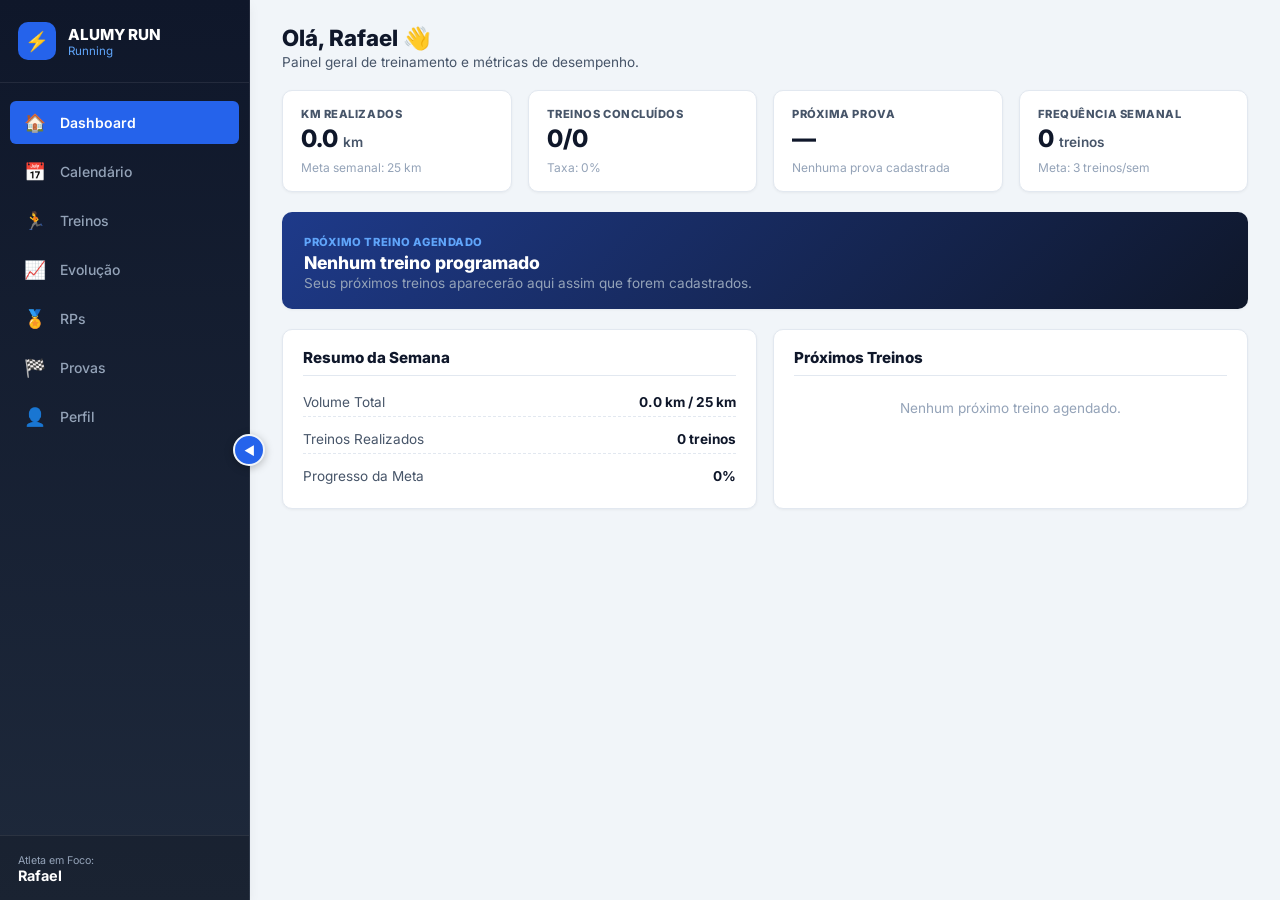
<file: index.html.html>
<!DOCTYPE html>
<html lang="pt-BR">
<head>
  <meta charset="UTF-8">
  <meta name="viewport" content="width=device-width, initial-scale=1.0">
  <title>ALUMY RUN — Running</title>
  
  <link rel="preconnect" href="https://fonts.googleapis.com">
  <link rel="preconnect" href="https://fonts.gstatic.com" crossorigin>
  <link href="https://fonts.googleapis.com/css2?family=Inter:wght@300;400;500;600;700;800&display=swap" rel="stylesheet">
  
  <link rel="stylesheet" href="css/main.css">
  <link rel="stylesheet" href="css/components.css">
  <link rel="stylesheet" href="css/views.css">
</head>
<body>

  <!-- SIDEBAR FIXA À ESQUERDA -->
  <aside class="sidebar" id="sidebar">
    <button class="sidebar-toggle" id="sidebar-toggle" aria-label="Recolher menu">
      <span class="toggle-icon">◀</span>
    </button>

    <div class="brand">
      <div class="brand-icon">⚡</div>
      <div class="brand-text">
        <div class="brand-title">ALUMY RUN</div>
        <div class="brand-subtitle">Running</div>
      </div>
    </div>

    <nav class="nav-menu">
      <a class="nav-item active" data-target="dashboard">
        <span class="nav-icon">🏠</span>
        <span class="nav-text">Dashboard</span>
      </a>
      <a class="nav-item" data-target="calendar">
        <span class="nav-icon">📅</span>
        <span class="nav-text">Calendário</span>
      </a>
      <a class="nav-item" data-target="workouts">
        <span class="nav-icon">🏃</span>
        <span class="nav-text">Treinos</span>
      </a>
      <a class="nav-item" data-target="evolution">
        <span class="nav-icon">📈</span>
        <span class="nav-text">Evolução</span>
      </a>
      <a class="nav-item" data-target="records">
        <span class="nav-icon">🏅</span>
        <span class="nav-text">RPs</span>
      </a>
      <a class="nav-item" data-target="races">
        <span class="nav-icon">🏁</span>
        <span class="nav-text">Provas</span>
      </a>
      <a class="nav-item" data-target="profile">
        <span class="nav-icon">👤</span>
        <span class="nav-text">Perfil</span>
      </a>
    </nav>

    <div class="sidebar-footer">
      <div class="footer-text">
        <small class="footer-label">Atleta em Foco:</small>
        <strong>Rafael</strong>
      </div>
    </div>
  </aside>

  <!-- ÁREA PRINCIPAL COM HEADER -->
  <main class="main-content" id="main-content">
    <header class="top-header">
      <div class="header-user-info">
        <h2>Alumy Run</h2>
        <span>Rafael — Atleta</span>
      </div>
      
      <div class="header-search">
        <span class="search-icon">🔍</span>
        <input type="text" placeholder="Pesquisar treino, prova ou atividade..." class="search-input" readonly>
      </div>

      <div class="header-actions">
        <button class="header-icon-btn" title="Atualizar">🔄</button>
        <button class="header-icon-btn" title="Notificações">🔔</button>
        <div class="user-avatar">R</div>
      </div>
    </header>

    <!-- SEÇÕES DA SPA -->
    <section id="view-dashboard" class="view-section"></section>
    <section id="view-calendar" class="view-section" style="display: none;"></section>
    <section id="view-workouts" class="view-section" style="display: none;"></section>
    <section id="view-evolution" class="view-section" style="display: none;"></section>
    <section id="view-records" class="view-section" style="display: none;"></section>
    <section id="view-races" class="view-section" style="display: none;"></section>
    <section id="view-profile" class="view-section" style="display: none;"></section>
  </main>

  <script type="module" src="js/app.js"></script>
</body>
</html>
</file>
<file: css/main.css>
:root {
  --primary: #2563eb;
  --primary-dark: #1e3a8a;
  --primary-light: #60a5fa;
  --background: #f1f5f9;
  --surface: #ffffff;
  --surface-hover: #f8fafc;
  --border: #e2e8f0;
  --text-primary: #0f172a;
  --text-secondary: #475569;
  --text-muted: #94a3b8;
  --radius-sm: 6px;
  --radius-md: 10px;
  --radius-lg: 16px;
  --shadow-sm: 0 1px 3px rgba(0, 0, 0, 0.05);
  --shadow-md: 0 4px 12px -2px rgba(15, 23, 42, 0.08);
  --transition: all 0.25s cubic-bezier(0.4, 0, 0.2, 1);
}

* {
  margin: 0;
  padding: 0;
  box-sizing: border-box;
  font-family: 'Inter', -apple-system, BlinkMacSystemFont, sans-serif;
}

body {
  background-color: var(--background);
  color: var(--text-primary);
  display: flex;
  min-height: 100vh;
  overflow-x: hidden;
  -webkit-font-smoothing: antialiased;
}

/* SIDEBAR LAYOUT (DESKTOP/TABLET) */
.sidebar {
  width: 250px;
  background: linear-gradient(180deg, #0f172a 0%, #1e293b 100%);
  border-right: 1px solid rgba(255, 255, 255, 0.08);
  display: flex;
  flex-direction: column;
  position: fixed;
  height: 100vh;
  z-index: 100;
  box-shadow: var(--shadow-md);
  transition: var(--transition);
}

.sidebar-toggle {
  position: absolute;
  top: 50%;
  right: -16px;
  transform: translateY(-50%);
  width: 32px;
  height: 32px;
  border-radius: 50%;
  background: var(--primary);
  color: #ffffff;
  border: 2px solid var(--background);
  display: flex;
  align-items: center;
  justify-content: center;
  cursor: pointer;
  z-index: 200;
  box-shadow: 0 2px 8px rgba(0, 0, 0, 0.25);
  font-size: 0.75rem;
}

.sidebar-toggle:hover {
  background: var(--primary-dark);
  transform: translateY(-50%) scale(1.1);
}

.brand {
  padding: 22px 18px;
  display: flex;
  align-items: center;
  gap: 12px;
  border-bottom: 1px solid rgba(255, 255, 255, 0.08);
  white-space: nowrap;
  overflow: hidden;
}

.brand-icon {
  background: var(--primary);
  color: white;
  min-width: 38px;
  height: 38px;
  border-radius: var(--radius-md);
  display: flex;
  align-items: center;
  justify-content: center;
  font-size: 1.2rem;
}

.brand-title {
  font-weight: 800;
  font-size: 0.95rem;
  color: #ffffff;
}

.brand-subtitle {
  font-size: 0.725rem;
  color: var(--primary-light);
}

.nav-menu {
  padding: 18px 10px;
  display: flex;
  flex-direction: column;
  gap: 6px;
  flex: 1;
  overflow-y: auto;
}

.nav-item {
  display: flex;
  align-items: center;
  gap: 14px;
  padding: 11px 14px;
  color: #94a3b8;
  text-decoration: none;
  border-radius: var(--radius-sm);
  font-weight: 500;
  font-size: 0.875rem;
  cursor: pointer;
  transition: var(--transition);
  white-space: nowrap;
}

.nav-icon {
  font-size: 1.1rem;
  min-width: 20px;
  text-align: center;
}

.nav-item:hover {
  background-color: rgba(255, 255, 255, 0.06);
  color: #ffffff;
}

.nav-item.active {
  background-color: var(--primary);
  color: #ffffff;
  font-weight: 600;
}

.sidebar-footer {
  padding: 16px 18px;
  border-top: 1px solid rgba(255, 255, 255, 0.08);
  color: #94a3b8;
  font-size: 0.8rem;
  background: rgba(0, 0, 0, 0.15);
  white-space: nowrap;
  overflow: hidden;
}

.sidebar-footer strong {
  display: block;
  color: #ffffff;
  font-size: 0.9rem;
}

/* BOTTOM NAV (MOBILE - OCULTA NO DESKTOP) */
.mobile-bottom-nav {
  display: none;
}

/* ÁREA PRINCIPAL */
.main-content {
  margin-left: 250px;
  flex: 1;
  padding: 24px 32px 40px 32px;
  max-width: 1400px;
  width: calc(100% - 250px);
  transition: var(--transition);
}

/* ESTADO RECOLHIDO DO SIDEBAR (DESKTOP) */
body.sidebar-collapsed .sidebar {
  width: 70px;
}

body.sidebar-collapsed .brand-text,
body.sidebar-collapsed .nav-text,
body.sidebar-collapsed .footer-text {
  display: none !important;
  opacity: 0 !important;
}

body.sidebar-collapsed .brand {
  padding: 22px 0;
  justify-content: center;
}

body.sidebar-collapsed .nav-menu {
  padding: 18px 0;
  align-items: center;
}

body.sidebar-collapsed .nav-item {
  padding: 11px 0;
  width: 48px;
  height: 48px;
  justify-content: center;
  gap: 0;
}

body.sidebar-collapsed .sidebar-footer {
  padding: 16px 0;
  display: flex;
  justify-content: center;
}

body.sidebar-collapsed .main-content {
  margin-left: 70px;
  width: calc(100% - 70px);
}

/* ==========================================================================
   AJUSTES EXCLUSIVOS PARA MOBILE (TELA ATÉ 768PX)
   ========================================================================== */
@media (max-width: 768px) {
  /* Oculta a sidebar lateral no celular */
  .sidebar {
    display: none !important;
  }

  /* Ajusta a área principal para usar 100% da largura */
  .main-content {
    margin-left: 0 !important;
    width: 100% !important;
    padding: 12px 12px 80px 12px !important; /* Espaço inferior para o menu fixo */
  }

  /* Exibe a navegação fixa no rodapé do celular */
  .mobile-bottom-nav {
    display: flex !important;
    position: fixed;
    bottom: 0;
    left: 0;
    right: 0;
    height: 60px;
    background: #0f172a;
    border-top: 1px solid rgba(255, 255, 255, 0.1);
    z-index: 999;
    justify-content: space-around;
    align-items: center;
    padding: 0 4px;
    box-shadow: 0 -4px 12px rgba(0, 0, 0, 0.15);
  }

  .mobile-bottom-nav .nav-item {
    flex-direction: column;
    padding: 6px 0;
    gap: 2px;
    font-size: 0.65rem;
    color: #94a3b8;
    width: 100%;
    justify-content: center;
    border-radius: 4px;
  }

  .mobile-bottom-nav .nav-item .nav-icon {
    font-size: 1.1rem;
    min-width: auto;
  }

  .mobile-bottom-nav .nav-item.active {
    color: #ffffff;
    background: transparent;
  }

  .mobile-bottom-nav .nav-item.active .nav-icon {
    color: var(--primary-light);
  }
}
</file>
<file: css/components.css>
/* HEADER SUPERIOR */
.top-header {
  display: flex;
  align-items: center;
  justify-content: space-between;
  margin-bottom: 24px;
  background: var(--surface);
  padding: 14px 24px;
  border-radius: var(--radius-md);
  border: 1px solid var(--border);
  box-shadow: var(--shadow-sm);
  gap: 16px;
}

.header-user-info h2 {
  font-size: 1.1rem;
  font-weight: 800;
  color: var(--text-primary);
}

.header-user-info span {
  font-size: 0.8rem;
  color: var(--text-secondary);
}

.header-search {
  display: flex;
  align-items: center;
  gap: 10px;
  background: var(--background);
  border: 1px solid var(--border);
  padding: 8px 14px;
  border-radius: var(--radius-sm);
  width: 100%;
  max-width: 380px;
}

.search-input {
  border: none;
  background: transparent;
  outline: none;
  width: 100%;
  font-size: 0.85rem;
  color: var(--text-primary);
}

.header-actions {
  display: flex;
  align-items: center;
  gap: 12px;
}

.header-icon-btn {
  background: var(--background);
  border: 1px solid var(--border);
  width: 36px;
  height: 36px;
  border-radius: 50%;
  display: flex;
  align-items: center;
  justify-content: center;
  cursor: pointer;
}

.user-avatar {
  width: 36px;
  height: 36px;
  border-radius: 50%;
  background: var(--primary-dark);
  color: white;
  font-weight: 700;
  display: flex;
  align-items: center;
  justify-content: center;
}

/* CARDS E ELEMENTOS DA INTERFACE */
.page-title-bar {
  display: flex;
  justify-content: space-between;
  align-items: center;
  margin-bottom: 20px;
  flex-wrap: wrap;
  gap: 12px;
}

.page-title {
  font-size: 1.4rem;
  font-weight: 800;
}

.card-subtext {
  font-size: 0.85rem;
  color: var(--text-secondary);
  margin-top: 2px;
}

.btn {
  background-color: var(--primary);
  color: #ffffff;
  border: none;
  padding: 10px 18px;
  border-radius: var(--radius-sm);
  font-weight: 600;
  font-size: 0.85rem;
  cursor: pointer;
}

.card {
  background-color: var(--surface);
  border: 1px solid var(--border);
  border-radius: var(--radius-md);
  padding: 20px;
  box-shadow: var(--shadow-sm);
}

/* RESPONSIVIDADE COMPACTA DO HEADER NO MOBILE */
@media (max-width: 768px) {
  .top-header {
    flex-wrap: wrap;
    padding: 10px 14px;
    gap: 10px;
    margin-bottom: 16px;
  }

  .header-user-info h2 {
    font-size: 0.95rem;
  }

  .header-user-info span {
    font-size: 0.725rem;
  }

  .header-search {
    order: 3;
    max-width: 100%;
    padding: 6px 10px;
  }

  .header-actions {
    gap: 8px;
  }

  .header-icon-btn, .user-avatar {
    width: 32px;
    height: 32px;
    font-size: 0.8rem;
  }

  .page-title {
    font-size: 1.2rem;
  }
}
  font-size: 1.75rem;
  font-weight: 800;
  color: var(--text-primary);
}
</file>
<file: css/views.css>
/* ==========================================================================
   ESTILOS GERAIS DE VIEWS E DASHBOARD
   ========================================================================== */

/* GRID DE MÉTRICAS (4 CARDS LADO A LADO) */
.dash-metrics-row {
  display: flex !important;
  flex-direction: row !important;
  gap: 16px !important;
  margin-bottom: 20px !important;
  width: 100% !important;
}

.dash-card {
  flex: 1 1 0px !important;
  min-width: 0 !important;
  background: var(--surface) !important;
  border: 1px solid var(--border) !important;
  border-radius: var(--radius-md) !important;
  padding: 16px 18px !important;
  box-shadow: var(--shadow-sm) !important;
  display: flex !important;
  flex-direction: column !important;
  justify-content: space-between !important;
}

.dash-card-title {
  font-size: 0.7rem !important;
  font-weight: 800 !important;
  letter-spacing: 0.05em !important;
  color: var(--text-secondary) !important;
  margin-bottom: 4px !important;
  text-transform: uppercase !important;
}

.dash-card-value {
  font-size: 1.5rem !important;
  font-weight: 800 !important;
  color: var(--text-primary) !important;
  line-height: 1.2 !important;
}

.dash-card-value small {
  font-size: 0.85rem !important;
  font-weight: 600 !important;
  color: var(--text-secondary) !important;
}

.dash-card-subtext {
  font-size: 0.75rem !important;
  color: var(--text-muted) !important;
  margin-top: 6px !important;
}

/* HERO CARD COMPACTO */
.dash-hero-card {
  background: linear-gradient(135deg, #1e3a8a 0%, #0f172a 100%) !important;
  color: #ffffff !important;
  border-radius: var(--radius-md) !important;
  padding: 18px 22px !important;
  margin-bottom: 20px !important;
  display: flex !important;
  justify-content: space-between !important;
  align-items: center !important;
  box-shadow: var(--shadow-sm) !important;
}

.hero-left .hero-badge {
  font-size: 0.7rem !important;
  font-weight: 800 !important;
  letter-spacing: 0.05em !important;
  color: #60a5fa !important;
}

.hero-left h3 {
  font-size: 1.1rem !important;
  font-weight: 800 !important;
  margin-top: 2px !important;
  color: #ffffff !important;
}

.hero-left p {
  font-size: 0.85rem !important;
  color: #94a3b8 !important;
  margin-top: 2px !important;
}

/* BLOCOS INFERIORES LADO A LADO */
.dash-bottom-row {
  display: flex !important;
  flex-direction: row !important;
  gap: 16px !important;
  width: 100% !important;
}

.dash-block {
  flex: 1 1 0px !important;
  min-width: 0 !important;
  background: var(--surface) !important;
  border: 1px solid var(--border) !important;
  border-radius: var(--radius-md) !important;
  padding: 18px 20px !important;
  box-shadow: var(--shadow-sm) !important;
}

.block-header {
  margin-bottom: 12px !important;
  border-bottom: 1px solid var(--border) !important;
  padding-bottom: 8px !important;
}

.block-header h3 {
  font-size: 0.95rem !important;
  font-weight: 800 !important;
  color: var(--text-primary) !important;
}

.summary-list {
  display: flex !important;
  flex-direction: column !important;
  gap: 8px !important;
}

.summary-item {
  display: flex !important;
  justify-content: space-between !important;
  font-size: 0.85rem !important;
  padding: 6px 0 !important;
  border-bottom: 1px dashed var(--border) !important;
}

.summary-item:last-child {
  border-bottom: none !important;
}

.summary-item span { color: var(--text-secondary) !important; }
.summary-item strong { color: var(--text-primary) !important; }

.upcoming-list {
  display: flex !important;
  flex-direction: column !important;
  gap: 8px !important;
}

.upcoming-item {
  display: flex !important;
  align-items: center !important;
  gap: 12px !important;
  padding: 8px 10px !important;
  background: var(--background) !important;
  border-radius: var(--radius-sm) !important;
}

.upcoming-date {
  background: var(--primary) !important;
  color: #ffffff !important;
  padding: 4px 8px !important;
  border-radius: var(--radius-sm) !important;
  font-size: 0.75rem !important;
  font-weight: 700 !important;
  text-transform: uppercase !important;
  min-width: 54px !important;
  text-align: center !important;
}

.upcoming-info {
  display: flex !important;
  flex-direction: column !important;
}

.upcoming-info strong { font-size: 0.85rem !important; color: var(--text-primary) !important; }
.upcoming-info small { font-size: 0.75rem !important; color: var(--text-secondary) !important; }
.empty-text { font-size: 0.85rem !important; color: var(--text-muted) !important; text-align: center !important; padding: 12px 0 !important; }

/* ==========================================================================
   ESTILOS DE TREINOS & MÓDULOS
   ========================================================================== */
.filter-bar { display: flex; justify-content: space-between; align-items: center; flex-wrap: wrap; gap: 16px; margin-bottom: 24px; }
.filter-group { display: flex; align-items: center; gap: 8px; font-size: 0.85rem; color: var(--text-secondary); }
.btn-filter { background: var(--background); border: 1px solid var(--border); padding: 6px 12px; border-radius: var(--radius-sm); cursor: pointer; font-size: 0.8rem; color: var(--text-primary); transition: var(--transition); }
.btn-filter.active, .btn-filter:hover { background: var(--primary); color: #ffffff; border-color: var(--primary); }
.filter-select { padding: 6px 12px; border-radius: var(--radius-sm); border: 1px solid var(--border); background: var(--background); color: var(--text-primary); outline: none; }
.workouts-section-title { font-size: 0.8rem; font-weight: 800; letter-spacing: 0.05em; color: var(--text-secondary); margin-bottom: 12px; }
.workouts-grid { display: flex; flex-direction: column; gap: 16px; }
.workout-card { display: flex; flex-direction: column; gap: 12px; }
.workout-card-header { display: flex; justify-content: space-between; align-items: flex-start; }
.workout-type { font-size: 1.1rem; font-weight: 800; color: var(--text-primary); }
.workout-date { font-size: 0.8rem; color: var(--text-secondary); }
.status-badge { padding: 4px 8px; border-radius: var(--radius-sm); font-size: 0.7rem; font-weight: 700; }
.status-planned { background: #e0f2fe; color: #0369a1; }
.status-completed { background: #d1fae5; color: #047857; }
.status-partial { background: #ffedd5; color: #c2410c; }
.status-missed { background: #fee2e2; color: #b91c1c; }
.workout-meta-row { display: flex; gap: 16px; font-size: 0.85rem; margin-bottom: 8px; }
.workout-desc, .workout-obj { font-size: 0.85rem; color: var(--text-secondary); margin-top: 4px; }
.workout-comparison-box { margin-top: 12px; padding: 10px 14px; background: var(--background); border-radius: var(--radius-sm); border-left: 3px solid var(--primary); font-size: 0.8rem; }
.comp-title { font-weight: 800; color: var(--primary-dark); margin-bottom: 2px; }
.workout-card-footer { display: flex; gap: 8px; justify-content: flex-end; border-top: 1px solid var(--border); padding-top: 12px; }
.btn-sm { padding: 6px 12px; font-size: 0.75rem; }
.btn-secondary { background: var(--background); color: var(--text-primary); border: 1px solid var(--border); }
.btn-danger { background: #ef4444; color: #ffffff; border: none; }

/* MODAL DE TREINO */
.modal-backdrop { position: fixed; top: 0; left: 0; right: 0; bottom: 0; background: rgba(15, 23, 42, 0.6); backdrop-filter: blur(4px); display: flex; align-items: center; justify-content: center; z-index: 1000; }
.modal-card { background: var(--surface); border-radius: var(--radius-md); width: 100%; max-width: 540px; padding: 24px; box-shadow: var(--shadow-md); max-height: 90vh; overflow-y: auto; }
.modal-header { display: flex; justify-content: space-between; align-items: center; margin-bottom: 20px; }
.modal-close-btn { background: none; border: none; font-size: 1.2rem; cursor: pointer; color: var(--text-muted); }
.form-group { display: flex; flex-direction: column; gap: 6px; margin-bottom: 14px; }
.form-group label { font-size: 0.75rem; font-weight: 700; color: var(--text-secondary); }
.form-group input, .form-group select, .form-group textarea { padding: 8px 12px; border-radius: var(--radius-sm); border: 1px solid var(--border); outline: none; font-size: 0.85rem; }
.form-row { display: grid; grid-template-columns: repeat(auto-fit, minmax(140px, 1fr)); gap: 12px; }
.modal-footer { display: flex; justify-content: flex-end; gap: 10px; margin-top: 20px; }
.input-readonly { background: var(--background); font-weight: 700; }

/* CALENDÁRIO */
.calendar-controls { display: flex; align-items: center; gap: 10px; }
.calendar-month-title { font-size: 1.1rem; font-weight: 800; color: var(--text-primary); min-width: 150px; text-align: center; }
.calendar-card { padding: 16px; }
.calendar-header-grid { display: grid; grid-template-columns: repeat(7, 1fr); gap: 8px; margin-bottom: 8px; text-align: center; }
.cal-head { font-size: 0.75rem; font-weight: 800; color: var(--text-secondary); padding: 8px 0; }
.calendar-body-grid { display: grid; grid-template-columns: repeat(7, 1fr); gap: 8px; }
.cal-day-cell { background: var(--background); border: 1px solid var(--border); border-radius: var(--radius-sm); min-height: 100px; padding: 8px; display: flex; flex-direction: column; justify-content: flex-start; }
.cal-day-empty { background: transparent; border-color: transparent; }
.cal-day-today { border: 2px solid var(--primary); background: rgba(37, 99, 235, 0.04); }
.cal-day-number { font-size: 0.8rem; font-weight: 800; color: var(--text-primary); margin-bottom: 6px; }
.cal-events-list { display: flex; flex-direction: column; gap: 4px; }
.cal-event-tag { padding: 4px 6px; border-radius: var(--radius-sm); font-size: 0.7rem; cursor: pointer; display: flex; flex-direction: column; transition: var(--transition); }
.cal-event-tag:hover { transform: translateY(-1px); box-shadow: var(--shadow-sm); }
.event-status-planned { background: #e0f2fe; color: #0369a1; border-left: 3px solid #0284c7; }
.event-status-completed { background: #d1fae5; color: #047857; border-left: 3px solid #10b981; }
.event-status-partial { background: #ffedd5; color: #c2410c; border-left: 3px solid #f97316; }
.event-status-missed { background: #fee2e2; color: #b91c1c; border-left: 3px solid #ef4444; }

/* EVOLUÇÃO */
.period-selector { display: flex; gap: 6px; background: var(--background); padding: 4px; border-radius: var(--radius-sm); border: 1px solid var(--border); }
.btn-period { background: transparent; border: none; padding: 6px 12px; border-radius: var(--radius-sm); font-size: 0.8rem; font-weight: 600; color: var(--text-secondary); cursor: pointer; transition: var(--transition); }
.btn-period.active, .btn-period:hover { background: var(--surface); color: var(--primary); box-shadow: var(--shadow-sm); }
.evolution-charts-grid { display: grid; grid-template-columns: repeat(2, minmax(0, 1fr)); gap: 16px; margin-bottom: 20px; }
.chart-card { display: flex; flex-direction: column; }
.chart-title { font-size: 0.95rem; font-weight: 800; color: var(--text-primary); margin-bottom: 16px; }
.chart-container { position: relative; height: 240px; width: 100%; }
.recent-completed-list { display: flex; flex-direction: column; gap: 8px; }

/* ==========================================================================
   ESTILOS DO MÓDULO DE RECORDES PESSOAIS (RPs)
   ========================================================================== */
.records-grid {
  display: grid;
  grid-template-columns: repeat(3, minmax(0, 1fr));
  gap: 16px;
}

.record-card {
  display: flex;
  flex-direction: column;
  justify-content: space-between;
  padding: 18px;
  background: var(--surface);
  border: 1px solid var(--border);
  border-radius: var(--radius-md);
  box-shadow: var(--shadow-sm);
}

.record-card-header {
  display: flex;
  justify-content: space-between;
  align-items: center;
  margin-bottom: 12px;
}

.record-distance-title {
  font-size: 1rem;
  font-weight: 800;
  color: var(--text-primary);
}

.record-card-main {
  margin-bottom: 14px;
}

.record-time-highlight {
  font-size: 1.6rem;
  font-weight: 800;
  color: var(--primary-dark);
  line-height: 1.2;
}

.record-pace-sub {
  font-size: 0.85rem;
  font-weight: 600;
  color: var(--text-secondary);
  margin-top: 2px;
}

.record-card-details {
  border-top: 1px solid var(--border);
  padding-top: 10px;
  display: flex;
  flex-direction: column;
  gap: 4px;
}

.record-detail-line {
  display: flex;
  justify-content: space-between;
  font-size: 0.8rem;
}

.record-detail-line span {
  color: var(--text-secondary);
}

.record-detail-line strong {
  color: var(--text-primary);
}

.record-sub-comparison {
  margin-top: 10px;
  padding-top: 8px;
  border-top: 1px dashed var(--border);
  display: flex;
  justify-content: space-between;
  font-size: 0.75rem;
  background: var(--background);
  padding: 6px 8px;
  border-radius: var(--radius-sm);
}

.sub-comp-item {
  display: flex;
  gap: 4px;
}

.sub-comp-item span {
  color: var(--text-muted);
}

.sub-comp-item strong {
  color: var(--text-primary);
}

/* RESPONSIVIDADE */
@media (max-width: 1024px) {
  .records-grid {
    grid-template-columns: repeat(2, minmax(0, 1fr));
  }
}

@media (max-width: 640px) {
  .records-grid {
    grid-template-columns: 1fr;
  }
  .dash-metrics-row { flex-wrap: wrap !important; }
  .dash-card { flex: 1 1 100% !important; }
  .dash-bottom-row { flex-direction: column !important; }
  .evolution-charts-grid { grid-template-columns: 1fr; }
}
</file>
